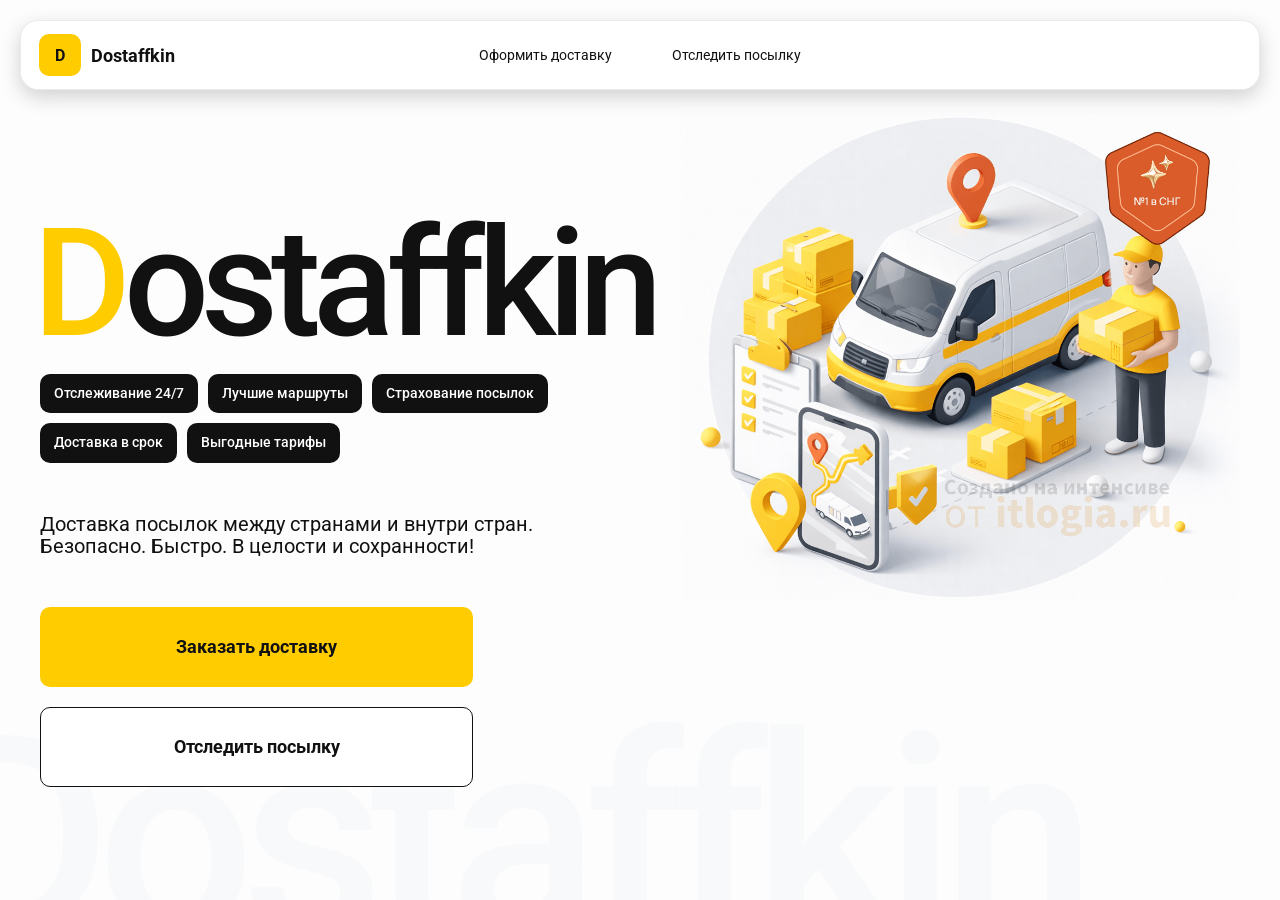
<file: index.html>
<!doctype html>
<html lang="ru">

<head>
    <meta charset="utf-8" />
    <meta name="viewport" content="width=device-width,initial-scale=1,maximum-scale=1,user-scalable=0" />
    <title> Dostaffkin — Доставка посылок между странами и внутри стран. Безопасно. Быстро. В целости и сохранности!
    </title>
    <link rel="stylesheet" href="styles/base.css" />
    <link rel="stylesheet" href="styles/base_adaptive.css" />
    <link rel="stylesheet" href="styles/index.css" />
    <link rel="stylesheet" href="styles/index_adaptive.css" />

</head>

<body>
    <div class="container">
        <header class="header">
            <a class="header-brand" href="/index.html">
                <div class="header-logo">D</div>
                <div class="header-title">Dostaffkin</div>
            </a>
            <nav class="header-menu">
                <a class="header-link" href="./order.html">Оформить <span>доставку</span></a>
                <a class="header-link" href="./track.html">Отследить <span>посылку</span></a>
            </nav>
        </header>
        <main class="main">
            <section class="main-info">
                <div class="main-title">
                    <span>D</span>ostaffkin
                </div>
                <div class="main-features">
                    <div class="main-feature">Отслеживание 24/7</div>
                    <div class="main-feature">Лучшие маршруты</div>
                    <div class="main-feature">Страхование посылок</div>
                    <div class="main-feature">Доставка в срок</div>
                    <div class="main-feature">Выгодные тарифы</div>
                </div>
                <div class="main-description">
                    Доставка посылок между странами и внутри стран.
                    Безопасно. Быстро. В целости и сохранности!
                </div>
                <div class="main-actions">
                    <a class="button" type="button" href="./order.html">Заказать доставку</a>
                    <a class="button button-white" type="button" href="./track.html">Отследить посылку</a>
                </div>
            </section>
            <div class="main-title-ghost">Dostaffkin</div>
            <section class="main-image">
                <img src="images/main-image.png" alt="Main image" />
            </section>
        </main>
    </div>
</body>

</html>
</file>
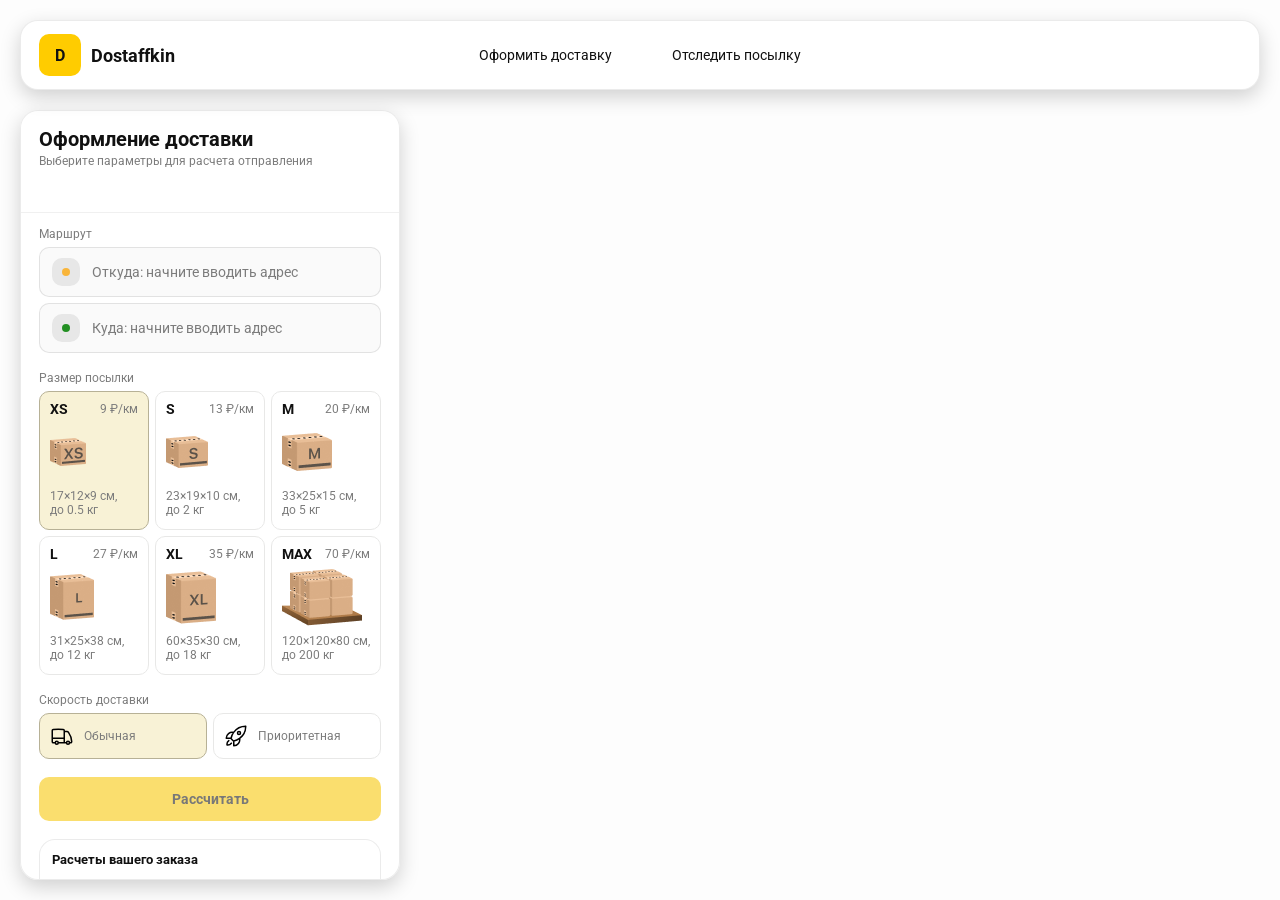
<file: order.html>
<!doctype html>
<html lang="ru">

<head>
    <meta charset="utf-8" />
    <meta name="viewport" content="width=device-width,initial-scale=1,maximum-scale=1,user-scalable=0" />
    <title>Оформление доставки</title>

    <link rel="stylesheet" href="styles/base.css" />
    <link rel="stylesheet" href="styles/base_adaptive.css" />

    <link rel="stylesheet" href="styles/order.css" />
    <link rel="stylesheet" href="styles/order_adaptive.css" />

    <script src="https://api-maps.yandex.ru/2.1/?lang=ru_RU&apikey=1895da2d-8e95-46b9-bc46-f3305826f75f&suggest_apikey=79ce2dcf-d460-4f20-9956-d3142807fc4d" type="text/javascript"></script>
</head>

<body>
    <div id="map"></div>
    <header class="header">
        <a class="header-brand" href="./index.html">
            <div class="header-logo">D</div>
            <div class="header-title">Dostaffkin</div>
        </a>
        <nav class="header-menu">
            <a class="header-link" href="./order.html">Оформить <span>доставку</span></a>
            <a class="header-link" href="./track.html">Отследить <span>посылку</span></a>
        </nav>
    </header>
    <aside class="main" id="sidebar">
        <div class="main-header">
            <div class="main-title">Оформление доставки</div>
            <div class="main-text">Выберите параметры для расчета отправления</div>
            <div class="main-content"></div>
        </div>
        <div class="main-content">
            <div class="main-route">
                <div class="main-block-title">Маршрут</div>
                <div class="main-fields">
                    <div class="main-field" id="fromField">
                        <div class="main-pin"></div>
                        <input id="from" placeholder="Откуда: начните вводить адрес" autocomplete="off" />
                        <div class="main-ac" id="fromAc" role="listbox" aria-label="Подсказки адресов"></div>
                    </div>

                    <div class="main-field" id="toField">
                        <div class="main-pin"></div>
                        <input id="to" placeholder="Куда: начните вводить адрес" autocomplete="off" />
                        <div class="main-ac" id="toAc" role="listbox" aria-label="Подсказки адресов"></div>
                    </div>
                </div>
            </div>
            <div class="main-package">
                <div class="main-block-title">Размер посылки</div>

                <div class="main-sizes">
                    <div class="main-size-card is-active" data-value="xs">
                        <div class="main-size-top">
                            <div class="main-size-label">XS</div>
                            <div class="main-size-rate">9 ₽/км</div>
                        </div>
                        <div class="main-size-media">
                            <img src="images/sizes/xs.png" alt="Короб XS" />
                        </div>
                        <div class="main-size-description">17×12×9 см,<br>до 0.5 кг</div>
                    </div>

                    <div class="main-size-card" data-value="s">
                        <div class="main-size-top">
                            <div class="main-size-label">S</div>
                            <div class="main-size-rate">13 ₽/км</div>
                        </div>
                        <div class="main-size-media">
                            <img src="images/sizes/s.png" alt="Короб S" />
                        </div>
                        <div class="main-size-description">23×19×10 см,<br>до 2 кг</div>
                    </div>

                    <div class="main-size-card" data-value="m">
                        <div class="main-size-top">
                            <div class="main-size-label">M</div>
                            <div class="main-size-rate">20 ₽/км</div>
                        </div>
                        <div class="main-size-media">
                            <img src="images/sizes/m.png" alt="Короб M" />
                        </div>
                        <div class="main-size-description">33×25×15 см,<br>до 5 кг</div>
                    </div>

                    <div class="main-size-card" data-value="l">
                        <div class="main-size-top">
                            <div class="main-size-label">L</div>
                            <div class="main-size-rate">27 ₽/км</div>
                        </div>
                        <div class="main-size-media">
                            <img src="images/sizes/l.png" alt="Короб L" />
                        </div>
                        <div class="main-size-description">31×25×38 см,<br>до 12 кг</div>
                    </div>

                    <div class="main-size-card" data-value="xl">
                        <div class="main-size-top">
                            <div class="main-size-label">XL</div>
                            <div class="main-size-rate">35 ₽/км</div>
                        </div>
                        <div class="main-size-media">
                            <img src="images/sizes/xl.png" alt="Короб XL" />
                        </div>
                        <div class="main-size-description">60×35×30 см,<br>до 18 кг</div>
                    </div>

                    <div class="main-size-card" data-value="max">
                        <div class="main-size-top">
                            <div class="main-size-label">MAX</div>
                            <div class="main-size-rate">70 ₽/км</div>
                        </div>
                        <div class="main-size-media main-size-media-palleta">
                            <img src="images/sizes/max.png" alt="Паллета" />
                        </div>
                        <div class="main-size-description">120×120×80 см,<br>до 200 кг</div>
                    </div>
                </div>
            </div>
            <div class="main-speed">
    <div class="main-block-title">Скорость доставки</div>

    <div class="main-speeds">
        <div class="main-speed-card is-active" data-value="regular">
            <img class="main-speed-media" src="images/icons/regular.svg" alt="Regular"/>
            <div class="main-speed-description">Обычная</div>
        </div>
        <div class="main-speed-card" data-value="fast">
            <img class="main-speed-media" src="images/icons/fast.svg" alt="Fast"/>
            <div class="main-speed-description">Приоритетная</div>
        </div>

    </div>
</div>
            <div class="main-calculate-block">
                <button id="calc" class="button calculate-button" type="button" disabled>Рассчитать</button>
            </div>
            <div class="main-result" id="result">
                <div class="main-result-title">Расчеты вашего заказа</div>
                <div class="main-result-lines">
                    <div class="main-result-line"><span>Расстояние</span><span id="distanceValue">—</span></div>
                    <div class="main-result-line"><span>Доставим через</span><span id="durationValue">—</span></div>
                    <div class="main-result-line"><span>Тариф</span><span id="rateValue">—</span></div>
                </div>
                <div class="main-price">
                    <div class="main-price-label">Итого</div>
                    <div class="main-price-value" id="totalValue">—</div>
                </div>
            </div>
            <div class="main-order-box">
                <div class="main-order-form" id="orderForm">
                    <div class="main-order-title">Оформление доставки</div>
                    <div class="main-block-info-row">
                        <div class="main-block-title">Контакты</div>
                        <div class="order-fields">
                            <div class="main-field">
                                <input id="customerName" placeholder="Ваше имя" autocomplete="off" />
                            </div>
                            <div class="main-field">
                                <input id="customerPhone" placeholder="Ваш телефон" autocomplete="off"
                                    inputmode="tel" />
                            </div>
                        </div>
                    </div>
                    <div class="main-block-info-row extra-info">
                        <div class="main-block-title">Дополнительная информация</div>
                        <div class="main-field textarea">
                            <textarea id="comment" placeholder="Детали доставки и комментарии"></textarea>
                        </div>
                    </div>
                    <button id="submit" class="button main-submit-request" type="button" disabled>Отправить
                        заявку
                    </button>
                </div>

                <div class="main-order-success" id="orderSuccess">
                    <div class="main-success-icon">✓</div>
                    <div class="main-success-title">Заявка отправлена!</div>
                    <div class="main-success-title">Номер отправления – <span id="orderId"></span></div>
                    <div class="main-success-subtitle">Мы скоро свяжемся с вами</div>
                </div>
            </div>

        </div>
    </aside>
<script src="scripts/order.js"></script>
</body>

</html>
</file>
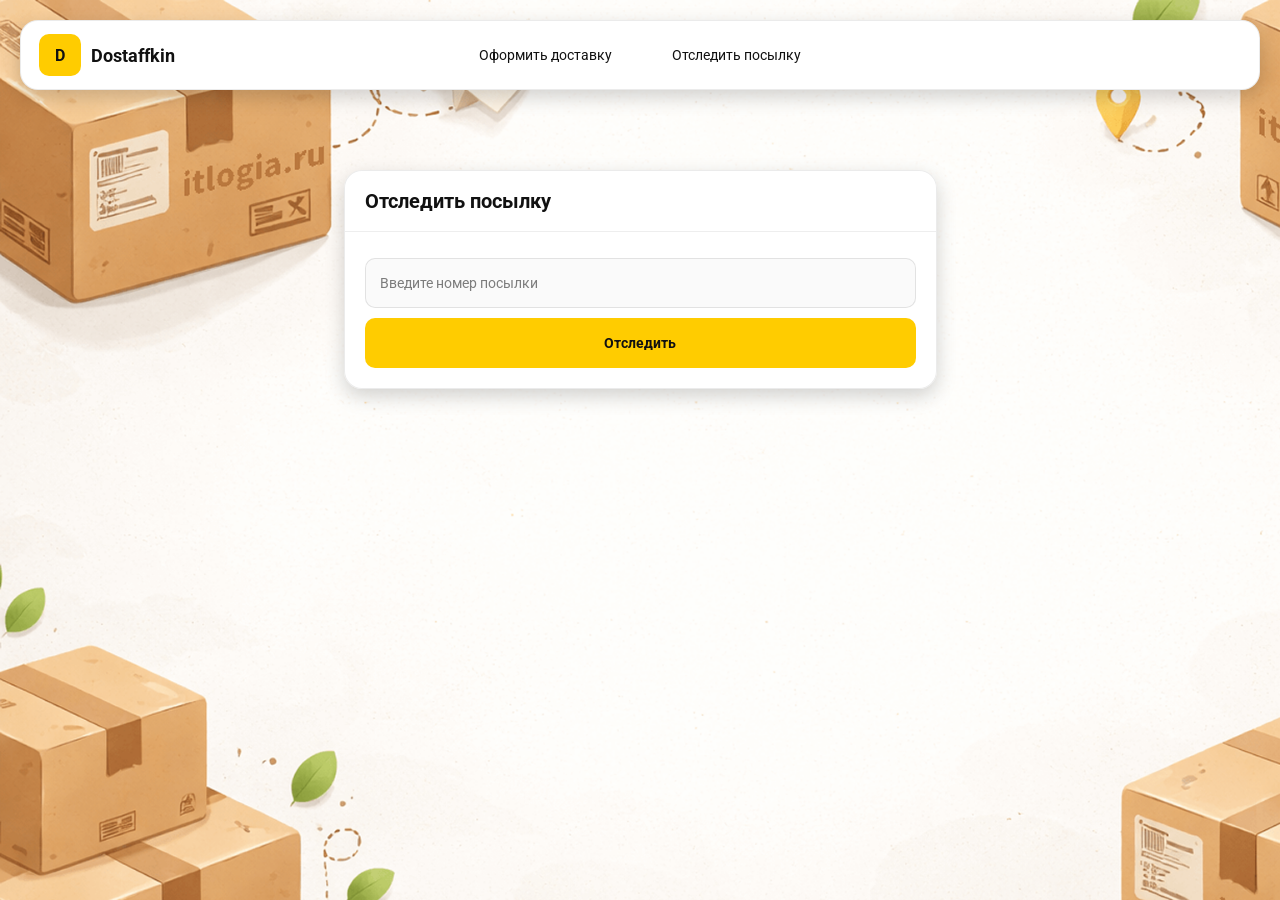
<file: track.html>
<!doctype html>
<html lang="ru">

<head>
    <meta charset="utf-8" />
    <meta name="viewport" content="width=device-width,initial-scale=1,maximum-scale=1,user-scalable=0" />
    <title>Отследить посылку</title>
    <link rel="stylesheet" href="styles/base.css" />
    <link rel="stylesheet" href="styles/base_adaptive.css" />

    <link rel="stylesheet" href="styles/track.css" />
    <link rel="stylesheet" href="styles/track_adaptive.css" />
</head>

<body>
    <div class="container">
        <header class="header">
            <a class="header-brand" href="./index.html">
                <div class="header-logo">D</div>
                <div class="header-title">Dostaffkin</div>
            </a>
            <nav class="header-menu">
                <a class="header-link" href="./order.html">Оформить <span>доставку</span></a>
                <a class="header-link" href="./track.html">Отследить <span>посылку</span></a>
            </nav>
        </header>
        <main class="track-content">
            <section class="track-card track-search">
                <div class="track-title">Отследить посылку</div>
                <div class="track-action">
                    <div class="main-field track-field">
                        <input id="trackNumber" placeholder="Введите номер посылки" autocomplete="off" />
                    </div>
                    <button id="trackButton" class="button track-button" type="button">Отследить</button>
                </div>
            </section>
            <section class="track-card track-result" id="trackResult">
                <div class="track-result-header">
                    <div class="track-id" id="trackIdValue"></div>
                    <div class="track-routes">
                        <div class="track-route">
                            <div class="track-route-pin">
                                <svg xmlns="http://www.w3.org/2000/svg" fill="none" viewBox="0 0 24 24"
                                    stroke-width="1.5" stroke="orange" class="size-6">
                                    <path stroke-linecap="round" stroke-linejoin="round"
                                        d="M15 10.5a3 3 0 1 1-6 0 3 3 0 0 1 6 0Z" />
                                    <path stroke-linecap="round" stroke-linejoin="round"
                                        d="M19.5 10.5c0 7.142-7.5 11.25-7.5 11.25S4.5 17.642 4.5 10.5a7.5 7.5 0 1 1 15 0Z" />
                                </svg>
                            </div>
                            <div class="track-route-address" id="trackFromValue">
                                Откуда: Москва, улица Арбат, 1
                            </div>
                        </div>
                        <div class="track-route track-route-arrow">
                            <svg xmlns="http://www.w3.org/2000/svg" fill="none" viewBox="0 0 24 24" stroke-width="1.5"
                                stroke="currentColor" class="size-6">
                                <path stroke-linecap="round" stroke-linejoin="round"
                                    d="M19.5 13.5 12 21m0 0-7.5-7.5M12 21V3" />
                            </svg>
                        </div>
                        <div class="track-route">
                            <div class="track-route-pin">
                                <svg xmlns="http://www.w3.org/2000/svg" fill="none" viewBox="0 0 24 24"
                                    stroke-width="1.5" stroke="green" class="size-6">
                                    <path stroke-linecap="round" stroke-linejoin="round"
                                        d="M15 10.5a3 3 0 1 1-6 0 3 3 0 0 1 6 0Z" />
                                    <path stroke-linecap="round" stroke-linejoin="round"
                                        d="M19.5 10.5c0 7.142-7.5 11.25-7.5 11.25S4.5 17.642 4.5 10.5a7.5 7.5 0 1 1 15 0Z" />
                                </svg>
                            </div>
                            <div class="track-route-address" id="trackToValue">
                                Куда: Минск, проспект Независимости, 58
                            </div>
                        </div>
                    </div>
                </div>
                <div class="track-info">
                    <div class="track-status-title">Статус данной посылки:</div>
                    <div class="track-status-list" id="trackStatusList">


                    </div>
                </div>
            </section>

        </main>
    </div>
    <script src="scripts/track.js">

    </script>
</body>

</html>
</file>
<file: styles/base.css>
*, *::before, *::after {
    box-sizing: border-box;
}
@font-face {
    font-family: "Roboto";
    src: url("../fonts/Roboto-Regular.ttf");
    font-weight: normal;
}

@font-face {
    font-family: "Roboto";
    src: url("../fonts/Roboto-Bold.ttf");
    font-weight: bold;
}

@font-face {
    font-family: "Roboto";
    src: url("../fonts/Roboto-Medium.ttf");
    font-weight: 500;
}
html, body {
    margin: 0;
    color: #111111;
    font-family: "Roboto", sans-serif;
}

body {
    background: #FDFDFD;
}
.header {
    border-radius: 18px;
    box-shadow: 0 7px 20px 0 #0000002E;
    backdrop-filter: blur(10px);
    background: #ffffff;
    left: 20px;
    border: 1px solid rgba(0, 0, 0, 0.08);
    position: fixed;
    right: 20px;
    top: 20px;
    padding: 14px 18px;
    height: 70px;
    display: flex;
    align-items: center;
    z-index: 6;
}
.header-brand {
    display: flex;
    align-items: center;
    text-decoration: none;
    gap: 10px;
}

.header-logo {
    width: 42px;
    height: 42px;
    border-radius: 10px;
    background: #FFCC00;
    display: grid;
    place-items: center;
    font-weight: bold;
    color: #111;
}

.header-title {
    font-size: 18px;
    font-weight: bold;
    color: #111111;
    text-decoration: none;
}
.header-menu {
    display: flex;
    align-items: center;
    gap: 60px;
    margin: 0;
    position: absolute;
    left: 50%;
    transform: translateX(-50%);
}

.header-link {
    font-size: 14px;
    color: #111111;
    text-decoration: none;
}
.button {
    border: 0;
    outline: none;
    height: 44px;
    border-radius: 10px;
    font-size: 14px;
    font-weight: bold;
    cursor: pointer;
    font-family: inherit;
    transition: transform .08s ease, opacity .12s ease;
    background: #ffcc00;
    color: #111111;
    text-align: center;
    text-decoration: none;
}

.button:hover {
    background-color: #E5BC19;
}

.button:disabled {
    cursor: not-allowed;
    background-color: #FADE6E;
    color: #787878;
    transform: none;
}

.button.button-white {
    background: #ffffff;
    border: 1px solid #111111;
}

.button.button-white:hover {
    background: rgb(241 241 241);
}
.main-field {
    display: flex;
    align-items: center;
    margin-top: 6px;
    gap: 10px;
    border: 1px solid #1111111A;
    background: #FAFAFA;
    border-radius: 10px;
    padding: 10px 12px;
    position: relative;
    box-sizing: border-box;
    height: 50px;
}

.main-field.textarea {
    height: auto;
}

.main-pin {
    width: 28px;
    height: 28px;
    border-radius: 10px;
    background: rgba(17, 17, 17, 0.08);
    display: grid;
    place-items: center;
    flex: 0 0 auto;
    position: relative;
}

.main-pin::before {
    content: "";
    width: 8px;
    height: 8px;
    border-radius: 999px;
    background: orange;
    opacity: .75;
    display: block;
}

.main-field:last-child .main-pin::before {
    background: green;
    opacity: .85;
}

input, textarea {
    width: 100%;
    border: 0;
    outline: none;
    background: transparent;
    font-size: 14px;
    color: #111111;
    font-family: inherit;
}

textarea {
    resize: vertical;
    min-height: 72px;
    padding: 2px 0;
}

input::placeholder, textarea::placeholder {
    color: #7C7C7C;
}

.main-field:focus-within {
    border-color: rgba(0, 0, 0, 0.20);
    box-shadow: 0 0 0 4px rgba(255, 204, 0, 0.35);
    background: rgba(255, 255, 255, 0.75);
}
</file>
<file: styles/base_adaptive.css>
@media (max-width: 767px) {
    .header {
        left: 10px;
        right: 10px;
        top: 10px;
    }

    .header-link span {
        display: none;
    }

    .header-menu {
        gap: 20px;
        justify-content: flex-start;
        margin: 0 0 0 30px;
        position: static;
        transform: none;
    }
}

@media (max-width: 420px) {
    .header-title {
        display: none;
    }
}

@media (max-width: 374px) {
    .header-menu {
        gap: 10px;
        margin: 0 0 0 10px;
    }
}
</file>
<file: styles/index.css>
.container {
    overflow: hidden;
    min-height: 100vh;
}
.main {
    padding: 111px 40px 40px;
    position: relative;
    display: flex;
}
.main-info {
    max-width: 840px;
    width: 100%;
    position: relative;
}
.main-title {
    margin-top: 98px;
    font-weight: 500;
    font-size: 200px;
    line-height: 1;
    letter-spacing: -0.05em;
    color: #111111;
    left: -15px;
    position: relative;
}

.main-title span {
    color: #ffcc00;
}
.main-features {
    margin-top: 15px;
    display: flex;
    flex-wrap: wrap;
    gap: 10px;
}

.main-feature {
    background: #111111;
    color: #ffffff;
    padding: 12px 14px;
    font-weight: 500;
    font-size: 14px;
    line-height: 1.1;
    border-radius: 10px;
}
.main-description {
    margin-top: 50px;
    max-width: 500px;
    font-size: 20px;
    line-height: 1.1;
    color: #111111;
}
.main-actions {
    margin-top: 50px;
    display: flex;
    flex-direction: column;
    gap: 20px;
}

.main-actions .button {
    height: 80px;
    width: 433px;
    font-size: 18px;
    font-weight: bold;
    place-items: center;
    display: grid;
}
.main-title-ghost {
    position: absolute;
    z-index: -1;
    left: -70px;
    bottom: -150px;
    font-weight: 500;
    font-size: 278px;
    line-height: 1;
    letter-spacing: -0.05em;
    color: #ECEDF04D;
}
.main-image {
    width: 1024px;
    top: 100px;
    z-index: -2;
}

.main-image img {
    width: 100%;
    max-width: 1024px;
    height: auto;
    display: block;
}
</file>
<file: styles/index_adaptive.css>
@media (max-width: 1760px) {
    .main-title {
        font-size: 150px;
        left: -7px;
    }

    .main-info {
        max-width: 640px;
    }
}
@media (max-width: 1200px) {
    .main-info {
        max-width: 540px;
    }

    .main {
        padding: 111px 20px 20px;
    }

    .main-title {
        font-size: 120px;
        left: -4px;
    }

    .main-title-ghost {
        font-size: 220px;
    }
}
@media (max-width: 1024px) {
    .main-title {
        margin-top: 30px;
    }

    .main {
        flex-direction: column-reverse;
    }

    .main-image {
        max-width: 350px;
        position: absolute;
        left: 370px;
        top: 370px;
    }

    .main-info {
        max-width: 100%;
    }

    .main-actions {
        gap: 10px;
    }

    .main-actions .button {
        height: 50px;
        font-size: 14px;
        width: auto;
        max-width: 300px;
    }

    .main-description {
        max-width: 350px;
    }
}
@media (max-width: 570px) {
    .main-title {
        font-size: 88px;
    }

    .main-description {
        max-width: 100%
    }

    .main-actions {
       width: 100%;
    }

    .main-actions .button {
        width: 100%;
        max-width: 100%
    }

    .main-image {
        max-width: 650px;
        position: absolute;
        left: 170px;
        top: 70px;
        opacity: 0.2;
    }
}
@media (max-width: 400px) {
    .main-title {
        font-size: 70px;
    }
}
</file>
<file: styles/order.css>
#map {
    position: fixed;
    inset: 0;
}
.main {
    border-radius: 18px;
    box-shadow: 0 7px 20px 0 #0000002E;
    backdrop-filter: blur(10px);
    background: rgba(255, 255, 255, 0.96);
    left: 20px;
    border: 1px solid rgba(0, 0, 0, 0.08);
    position: fixed;
    top: 110px;
    bottom: 20px;
    width: 380px;
    display: flex;
    flex-direction: column;
    overflow: hidden;
    z-index: 5;
}
.main-header {
    padding: 18px 18px 12px 18px;
    border-bottom: 1px solid rgba(0, 0, 0, 0.06);
    display: flex;
    flex-direction: column;
}

.main-title {
    font-size: 20px;
    line-height: 100%;
    font-weight: bold;
}

.main-text {
    font-size: 12px;
    margin-top: 5px;
    color: #7C7C7C;
}
.main-content {
    padding: 14px 18px 18px 18px;
    overflow: auto;
    scrollbar-width: none;
    display: flex;
    flex-direction: column;
    gap: 18px;
    flex: 1;
}
.main-block-title {
    font-size: 12px;
    color: #7C7C7C;
}

.main-route .main-block-title,
.main-package .main-block-title {
    margin-bottom: 6px;
}
.main-sizes {
    display: grid;
    gap: 6px;
    grid-template-columns: repeat(3, 1fr);
}

.main-size-card {
    border: 1px solid #E8E8E7;
    background: #FFFFFF;
    border-radius: 10px;
    padding: 10px;
    cursor: pointer;
    user-select: none;
    transition: transform .08s ease, border-color .12s ease, background .12s ease;
    min-height: 139px;
}

.main-size-card:hover {
    transform: translateY(-1px);
}

.main-size-card.is-active {
    background-color: #F8F2D6;
    border-color: #B7B196;
}

.main-size-top {
    display: flex;
    align-items: center;
    justify-content: space-between;
}

.main-size-label {
    font-weight: bold;
    font-size: 14px;
    color: #111111;
    line-height: 100%;
}

.main-size-rate {
    font-size: 12px;
    color: #7C7C7C;
    line-height: 100%;
}

.main-size-media {
    margin-top: 8px;
    height: 57px;
}

.main-size-description {
    margin-top: 8px;
    font-size: 12px;
    color: #7C7C7C;
    line-height: 1.2;
}
.calculate-button {
    width: 100%;
}
.main-result {
    border: 1px solid rgba(0, 0, 0, 0.08);
    background: rgba(255, 255, 255, 0.75);
    border-radius: 16px;
    padding: 12px;
    line-height: 1.25;
}

.main-result-title {
    font-weight: bold;
    font-size: 13px;
    color: #111111;
    margin-bottom: 13px;
}

.main-result-lines {
    gap: 8px;
    display: flex;
    flex-direction: column;
}

.main-result-line {
    font-size: 13px;
    color: rgba(17, 17, 17, 0.85);
    display: flex;
    justify-content: space-between;
}

.main-price {
    margin-top: 18px;
    padding-top: 10px;
    border-top: 1px dashed rgba(0, 0, 0, 0.12);
    display: flex;
    align-items: baseline;
    justify-content: space-between;
}

.main-price-label {
    font-size: 12px;
    color: rgba(17, 17, 17, 0.55);
}

.main-price-value {
    font-size: 20px;
    font-weight: bold;
    color: #111111;
    letter-spacing: -0.3px;
}
.main-order-box {
    background: #ffffff;
    border: 1px solid #E8E8E7;
    border-radius: 10px;
    padding: 12px;
}

.main-order-title {
    margin-bottom: 8px;
    font-weight: bold;
    font-size: 14px;
    color: #111111;
}

.main-block-info {
    display: flex;
    flex-direction: column;
    gap: 6px;
}

.order-fields {
    display: grid;
    grid-template-columns: 1fr 1fr;
    column-gap: 10px;
    margin-top: 6px;
}

.main-block-info-row.extra-info {
    display: block;
    margin-top: 13px;
}

.main-submit-request {
    width: 100%;
    margin-top: 6px;
}

.main-order-success {
    display: none;
    text-align: center;
    padding: 22px 12px;
    gap: 12px;
}

.main-order-success.is-visible {
    display: flex;
    flex-direction: column;
    align-items: center;
}

.main-success-icon {
    width: 56px;
    height: 56px;
    border-radius: 50%;
    background: #16a34a;
    color: #ffffff;
    display: grid;
    place-items: center;
    font-size: 30px;
}

.main-success-title {
    font-size: 14px;
    font-weight: bold;
    color: #111111;
}

.main-success-subtitle {
    font-size: 12px;
    color: rgba(17, 17, 17, 0.55);
    line-height: 1.3;
}
.main-speed .main-block-title {
    margin-bottom: 6px;
}

.main-speeds {
    display: grid;
    gap: 6px;
    grid-template-columns: repeat(2, 1fr);
}

.main-speed-card {
    border: 1px solid #E8E8E7;
    background: #FFFFFF;
    border-radius: 10px;
    padding: 10px;
    cursor: pointer;
    user-select: none;
    transition: transform .08s ease, border-color .12s ease, background .12s ease;
    display: flex;
    align-items: center;
    gap: 10px;
}

.main-speed-card:hover {
    transform: translateY(-1px);
}

.main-speed-card.is-active {
    background-color: #F8F2D6;
    border-color: #B7B196;
}

.main-speed-description {
    font-size: 12px;
    color: #7C7C7C;
    line-height: 1.2;
}
</file>
<file: styles/order_adaptive.css>
@media (max-width: 767px) {
    .main {
        left: 10px;
        right: 10px;
        top: 50%;
        bottom: 12px;
        width: auto;
        max-width: none;
    }
}

@media (max-width: 420px) {
    .main-sizes {
        grid-template-columns: repeat(2, 1fr);
    }
}
</file>
<file: styles/track.css>
.container {
    background: #F4F4F4 url("../images/track-bg.png");
    background-size: cover;
    min-height: 100vh;
    padding: 170px 0 50px 0;
}
.track-content {
    width: 593px;
    margin: 0 auto;
}
.track-card {
    width: 100%;
    border-radius: 18px;
    box-shadow: 0 7px 20px 0 #0000002E;
    backdrop-filter: blur(10px);
    background: rgba(255, 255, 255, 0.96);
    border: 1px solid rgba(0, 0, 0, 0.08);
}

.track-title {
    font-size: 20px;
    line-height: 100%;
    font-weight: bold;
    border-bottom: 1px solid #EEEEEE;
    padding: 20px;
}

.track-action {
    padding: 20px;
}

.track-button {
    width: 100%;
    height: 50px;
}

.track-field {
    margin-bottom: 10px;
}
.track-result {
    margin-top: 5px;
    display: none;
}

.track-result.is-visible {
    display: block;
}

.track-result-header {
    font-weight: bold;
    font-size: 14px;
    color: #111111;
    padding: 20px;
    border-bottom: 1px solid #EEEEEE;
}

.track-id {
    margin-bottom: 12px;
    font-size: 20px;
}

.track-routes {
    display: flex;
    flex-direction: column;
    gap: 10px;
    font-weight: normal;
}

.track-route {
    display: flex;
    align-items: center;
    gap: 10px;
}

.track-route-pin {
    width: 24px;
    height: 24px;
    flex-shrink: 0;
}

.track-route-arrow {
    padding: 15px 0;
    width: 24px;
    height: 24px;
}

.track-info {
    padding: 20px;
}

.track-status {
    display: flex;
    align-items: center;
    font-size: 12px;
    gap: 10px;
}

.track-status-title {
    font-size: 14px;
    color: #111111;
    margin-bottom: 20px;
}

.track-status-list {
    display: flex;
    flex-direction: column;
    gap: 15px;
}

.track-status-icon {
    width: 40px;
    height: 40px;
    border-radius: 50%;
    background: rgba(17, 17, 17, 0.08);
    display: grid;
    place-items: center;
    flex: 0 0 auto;
}

.track-status.created .track-status-icon {
    background-color: #F1CB00;
}

.track-status.in-way .track-status-icon {
    background-color: #F08A11;
}

.track-status.ready .track-status-icon {
    background-color: #A35D0A;
}

.track-status.done .track-status-icon {
    background-color: #37C93B;
}

.track-status-text {
    display: flex;
    align-items: center;
    justify-content: space-between;
    color: #111111;
    font-size: 12px;
    flex: 1;
}

.track-status-date {
    color: rgba(17, 17, 17, 0.55);
}
</file>
<file: styles/track_adaptive.css>
@media (max-width: 767px) {
    .container {
        padding: 130px 0 50px 0;
    }

    .track-content {
        width: 100%;
        padding-left: 10px;
        padding-right: 10px;
    }

    .track-result-header {
        padding: 20px;
    }
}
</file>
